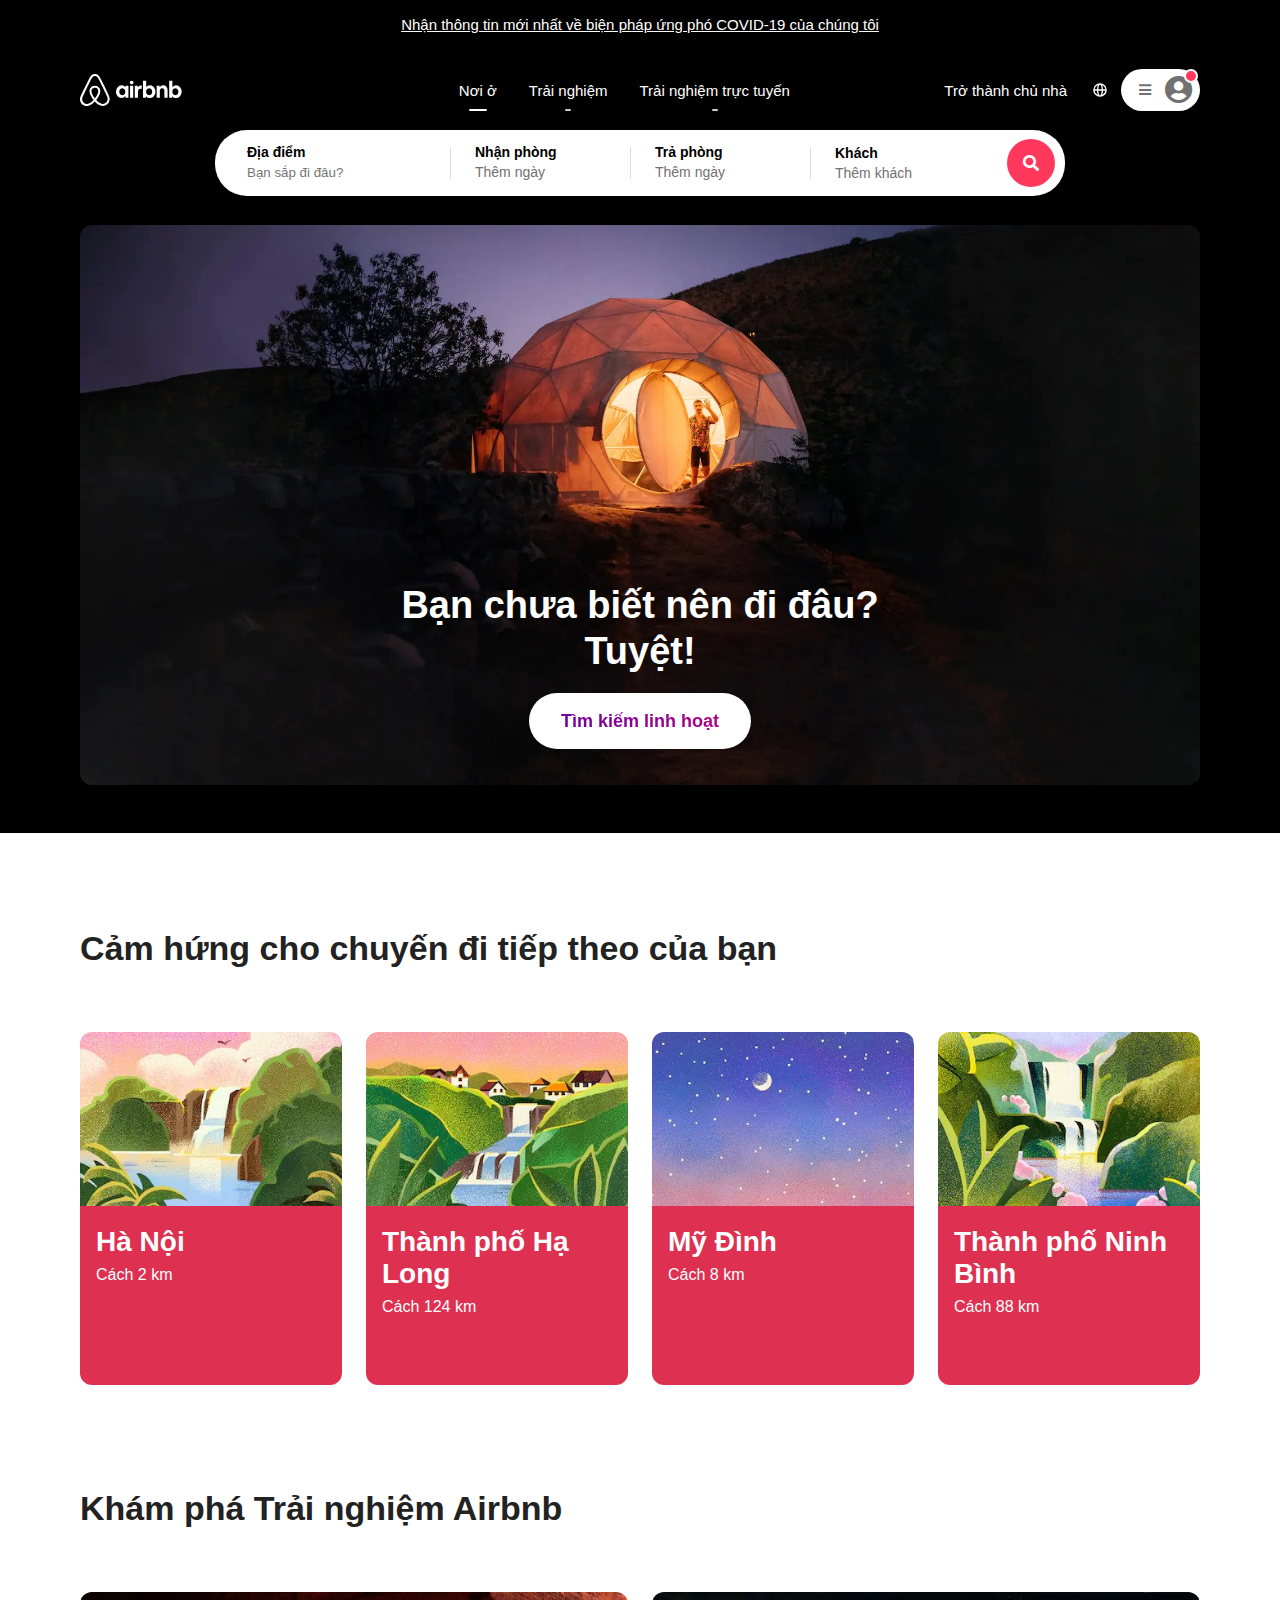
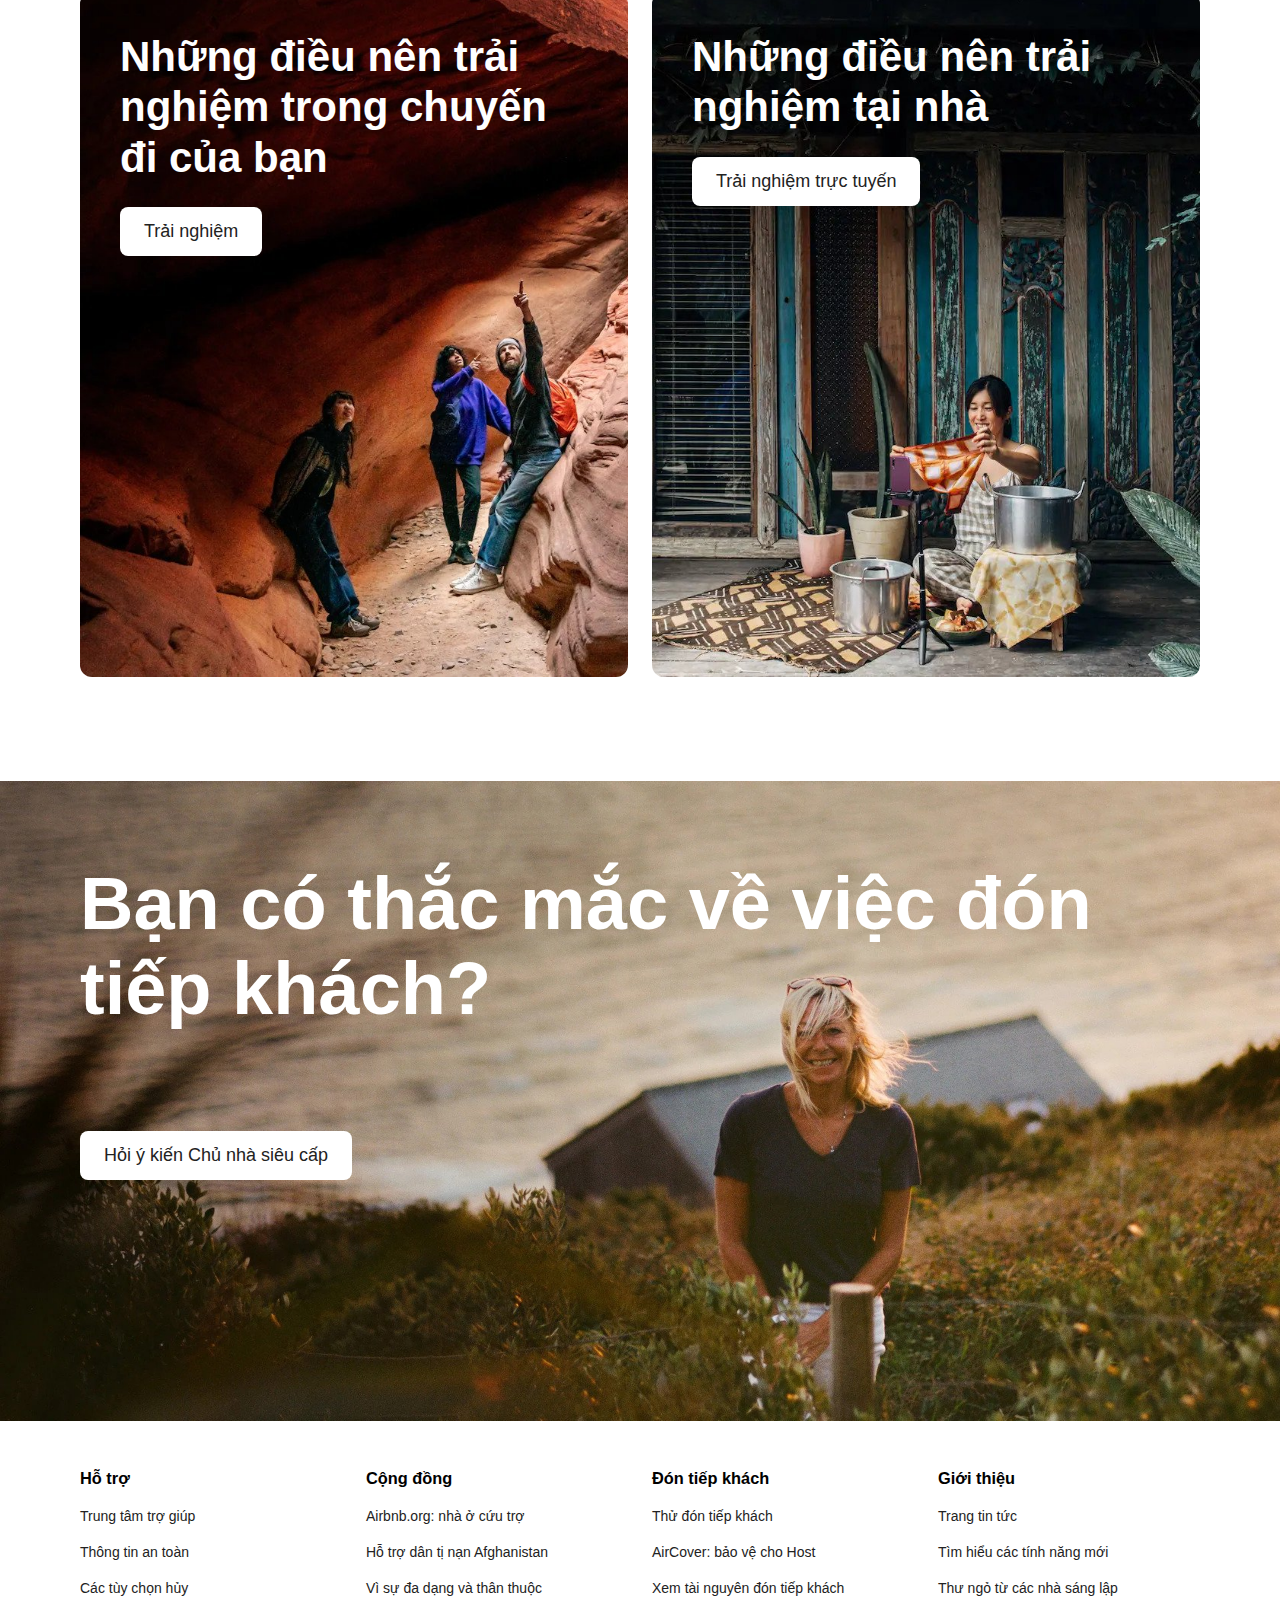
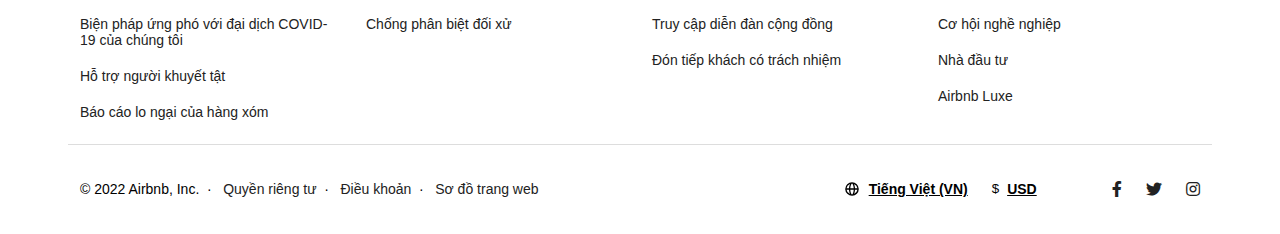
<file: index.html>
<!DOCTYPE html>
<html lang="en">

<head>
    <meta charset="UTF-8">
    <meta http-equiv="X-UA-Compatible" content="IE=edge">
    <meta name="viewport" content="width=device-width, initial-scale=1.0">
    <title>Airbnb: Nhà nghỉ dưỡng cho thuê, Cabin, Nhà trên bãi biển, Nhà và Trải nghiệm độc đáo - Airbnb</title>
    <!-- Fontawesome -->
    <link rel="stylesheet" href="https://cdnjs.cloudflare.com/ajax/libs/font-awesome/5.15.4/css/all.min.css"
        integrity="sha512-1ycn6IcaQQ40/MKBW2W4Rhis/DbILU74C1vSrLJxCq57o941Ym01SwNsOMqvEBFlcgUa6xLiPY/NS5R+E6ztJQ=="
        crossorigin="anonymous" referrerpolicy="no-referrer" />
    <!-- Responsive -->
    <link rel="stylesheet" href="./Assets/Css/grid.css">
    <!-- My CSS -->
    <link rel="stylesheet" href="./Assets/Css/base.css">
    <link rel="stylesheet" href="./Assets/Css/style.css">
    <link rel="stylesheet" href="./Assets/Css/responsive.css">
    <style>
        * {
            padding: 0;
            margin: 0;
            box-sizing: border-box;
        }

        html {
            font-size: 62.5%;
            font-family: Arial, Helvetica, sans-serif;
        }
    </style>
</head>

<body>
    <div id="app">
        <!-- Header -->
        <header class="heading">
            <div class="grid wide">
                <div class="heading-link">
                    <a href="#">Nhận thông tin mới nhất về biện pháp ứng phó COVID-19 của chúng tôi</a>
                </div>
                <!-- Navigation Bar -->
                <nav class="nav-bar hidden-mobile">
                    <div class="nav-bar__logo">
                        <a href="" class="nav-bar__logo-link">
                            <svg class="nav-bar__logo-img" width="102" height="32" fill="currentcolor"
                                style="display: block;">
                                <path
                                    d="M29.24 22.68c-.16-.39-.31-.8-.47-1.15l-.74-1.67-.03-.03c-2.2-4.8-4.55-9.68-7.04-14.48l-.1-.2c-.25-.47-.5-.99-.76-1.47-.32-.57-.63-1.18-1.14-1.76a5.3 5.3 0 00-8.2 0c-.47.58-.82 1.19-1.14 1.76-.25.52-.5 1.03-.76 1.5l-.1.2c-2.45 4.8-4.84 9.68-7.04 14.48l-.06.06c-.22.52-.48 1.06-.73 1.64-.16.35-.32.73-.48 1.15a6.8 6.8 0 007.2 9.23 8.38 8.38 0 003.18-1.1c1.3-.73 2.55-1.79 3.95-3.32 1.4 1.53 2.68 2.59 3.95 3.33A8.38 8.38 0 0022.75 32a6.79 6.79 0 006.75-5.83 5.94 5.94 0 00-.26-3.5zm-14.36 1.66c-1.72-2.2-2.84-4.22-3.22-5.95a5.2 5.2 0 01-.1-1.96c.07-.51.26-.96.52-1.34.6-.87 1.65-1.41 2.8-1.41a3.3 3.3 0 012.8 1.4c.26.4.45.84.51 1.35.1.58.06 1.25-.1 1.96-.38 1.7-1.5 3.74-3.21 5.95zm12.74 1.48a4.76 4.76 0 01-2.9 3.75c-.76.32-1.6.41-2.42.32-.8-.1-1.6-.36-2.42-.84a15.64 15.64 0 01-3.63-3.1c2.1-2.6 3.37-4.97 3.85-7.08.23-1 .26-1.9.16-2.73a5.53 5.53 0 00-.86-2.2 5.36 5.36 0 00-4.49-2.28c-1.85 0-3.5.86-4.5 2.27a5.18 5.18 0 00-.85 2.21c-.13.84-.1 1.77.16 2.73.48 2.11 1.78 4.51 3.85 7.1a14.33 14.33 0 01-3.63 3.12c-.83.48-1.62.73-2.42.83a4.76 4.76 0 01-5.32-4.07c-.1-.8-.03-1.6.29-2.5.1-.32.25-.64.41-1.02.22-.52.48-1.06.73-1.6l.04-.07c2.16-4.77 4.52-9.64 6.97-14.41l.1-.2c.25-.48.5-.99.76-1.47.26-.51.54-1 .9-1.4a3.32 3.32 0 015.09 0c.35.4.64.89.9 1.4.25.48.5 1 .76 1.47l.1.2c2.44 4.77 4.8 9.64 7 14.41l.03.03c.26.52.48 1.1.73 1.6.16.39.32.7.42 1.03.19.9.29 1.7.19 2.5zM41.54 24.12a5.02 5.02 0 01-3.95-1.83 6.55 6.55 0 01-1.6-4.48 6.96 6.96 0 011.66-4.58 5.3 5.3 0 014.08-1.86 4.3 4.3 0 013.7 1.92l.1-1.57h2.92V23.8h-2.93l-.1-1.76a4.52 4.52 0 01-3.88 2.08zm.76-2.88c.58 0 1.09-.16 1.57-.45.44-.32.8-.74 1.08-1.25.25-.51.38-1.12.38-1.8a3.42 3.42 0 00-1.47-3.04 2.95 2.95 0 00-3.12 0c-.44.32-.8.74-1.08 1.25a4.01 4.01 0 00-.38 1.8 3.42 3.42 0 001.47 3.04c.47.29.98.45 1.55.45zM53.45 8.46c0 .35-.06.67-.22.93-.16.25-.38.48-.67.64-.29.16-.6.22-.92.22-.32 0-.64-.06-.93-.22a1.84 1.84 0 01-.67-.64 1.82 1.82 0 01-.22-.93c0-.36.07-.68.22-.93.16-.3.39-.48.67-.64.29-.16.6-.23.93-.23a1.84 1.84 0 011.6.86 2 2 0 01.21.94zm-3.4 15.3V11.7h3.18v12.08h-3.19zm11.68-8.9v.04c-.15-.07-.35-.1-.5-.13-.2-.04-.36-.04-.55-.04-.89 0-1.56.26-2 .8-.48.55-.7 1.32-.7 2.31v5.93h-3.19V11.69h2.93l.1 1.83c.32-.64.7-1.12 1.24-1.48a3.1 3.1 0 011.81-.5c.23 0 .45.02.64.06.1.03.16.03.22.06v3.2zm1.28 8.9V6.74h3.18v6.5c.45-.58.96-1.03 1.6-1.38a5.02 5.02 0 016.08 1.31 6.55 6.55 0 011.6 4.49 6.96 6.96 0 01-1.66 4.58 5.3 5.3 0 01-4.08 1.86 4.3 4.3 0 01-3.7-1.92l-.1 1.57-2.92.03zm6.15-2.52c.57 0 1.08-.16 1.56-.45.44-.32.8-.74 1.08-1.25.26-.51.38-1.12.38-1.8 0-.67-.12-1.28-.38-1.79a3.75 3.75 0 00-1.08-1.25 2.95 2.95 0 00-3.12 0c-.45.32-.8.74-1.09 1.25a4.01 4.01 0 00-.38 1.8 3.42 3.42 0 001.47 3.04c.47.29.98.45 1.56.45zm7.51 2.53V11.69h2.93l.1 1.57a3.96 3.96 0 013.54-1.89 4.1 4.1 0 013.82 2.44c.35.76.54 1.7.54 2.75v7.24h-3.19v-6.82c0-.84-.19-1.5-.57-1.99-.38-.48-.9-.74-1.56-.74-.48 0-.9.1-1.27.32-.35.23-.64.52-.86.93a2.7 2.7 0 00-.32 1.35v6.92h-3.16zm12.52 0V6.73h3.19v6.5a4.67 4.67 0 013.73-1.89 5.02 5.02 0 013.95 1.83 6.57 6.57 0 011.59 4.48 6.95 6.95 0 01-1.66 4.58 5.3 5.3 0 01-4.08 1.86 4.3 4.3 0 01-3.7-1.92l-.09 1.57-2.93.03zm6.18-2.53c.58 0 1.09-.16 1.56-.45.45-.32.8-.74 1.09-1.25.25-.51.38-1.12.38-1.8a3.42 3.42 0 00-1.47-3.04 2.95 2.95 0 00-3.12 0c-.44.32-.8.74-1.08 1.25a3.63 3.63 0 00-.38 1.8 3.42 3.42 0 001.47 3.04c.47.29.95.45 1.55.45z">
                                </path>
                            </svg>
                        </a>
                    </div>
                    <div class="nav-bar__wrapper nav-bar__wrapper--last-order">
                        <button class="btn nav-bar__btn nav-bar__btn--active">
                            Nơi ở
                        </button>
                        <button class="btn nav-bar__btn nav-bar__btn--separate">
                            Trải nghiệm
                        </button>
                        <a href="" class="btn nav-bar__btn nav-bar__btn--separate">
                            Trải nghiệm trực tuyến
                        </a>
                    </div>
                    <div class="nav-bar__wrapper">
                        <a href="" class="btn nav-bar__btn nav-bar__btn--background">
                            Trở thành chủ nhà
                        </a>
                        <button class="btn nav-bar__btn nav-bar__btn--background">
                            <svg viewBox="0 0 16 16" xmlns="http://www.w3.org/2000/svg" aria-hidden="true"
                                role="presentation" focusable="false"
                                style="display: block; height: 16px; width: 18px; fill: currentcolor; padding: 0 2px;">
                                <path
                                    d="m8.002.25a7.77 7.77 0 0 1 7.748 7.776 7.75 7.75 0 0 1 -7.521 7.72l-.246.004a7.75 7.75 0 0 1 -7.73-7.513l-.003-.245a7.75 7.75 0 0 1 7.752-7.742zm1.949 8.5h-3.903c.155 2.897 1.176 5.343 1.886 5.493l.068.007c.68-.002 1.72-2.365 1.932-5.23zm4.255 0h-2.752c-.091 1.96-.53 3.783-1.188 5.076a6.257 6.257 0 0 0 3.905-4.829zm-9.661 0h-2.75a6.257 6.257 0 0 0 3.934 5.075c-.615-1.208-1.036-2.875-1.162-4.686l-.022-.39zm1.188-6.576-.115.046a6.257 6.257 0 0 0 -3.823 5.03h2.75c.085-1.83.471-3.54 1.059-4.81zm2.262-.424c-.702.002-1.784 2.512-1.947 5.5h3.904c-.156-2.903-1.178-5.343-1.892-5.494l-.065-.007zm2.28.432.023.05c.643 1.288 1.069 3.084 1.157 5.018h2.748a6.275 6.275 0 0 0 -3.929-5.068z">
                                </path>
                            </svg>
                        </button>
                        <label for="profile-menu-input">
                            <div class="profile-menu profile-menu--notify">
                                <i class="profile-menu__icon-menu fas fa-bars"></i>
                                <i class="profile-menu__icon-user fas fa-user-circle"></i>
                                <input type="checkbox" hidden name="" id="profile-menu-input">
                                <div class="nav2 profile-menu__sub-nav">
                                    <ul class="nav2__wrapper list profile-menu__list">
                                        <li class="profile-menu__item">
                                            <a href="#" class="profile-menu__item-link">
                                                Đăng ký
                                            </a>
                                        </li>
                                        <li class="profile-menu__item">
                                            <a href="#" class="profile-menu__item-link">
                                                Đăng nhập
                                            </a>
                                        </li>
                                        <li class="profile-menu__item">
                                            <div class="separate"></div>
                                        </li>
                                        <li class="profile-menu__item">
                                            <a href="#" class="profile-menu__item-link">
                                                Cho thuê nhà
                                            </a>
                                        </li>
                                        <li class="profile-menu__item">
                                            <a href="#" class="profile-menu__item-link">
                                                Tổ chức trải nghiệm
                                            </a>
                                        </li>
                                        <li class="profile-menu__item">
                                            <a href="#" class="profile-menu__item-link">
                                                Trợ giúp
                                            </a>
                                        </li>
                                    </ul>
                                </div>
                            </div>
                        </label>
                    </div>
                </nav>
                <!-- Search Bar -->
                <div class="search-bar hidden-mobile">
                    <form class="search-bar__wrapper">
                        <ul class="list search-bar__list">
                            <!-- Click item add class search-bar__item--active -->
                            <!-- Location -->
                            <li class="search-bar__item">
                                <label for="location__input">
                                    <div class="search-bar__title">Địa điểm</div>
                                    <input type="text" class="search-bar__input" placeholder="Bạn sắp đi đâu?">
                                </label>
                            </li>
                            <input type="checkbox" hidden name="" id="location__input">
                            <div class="nav2 location">
                                <div class="nav2__wrapper location__content">
                                    <h4 class="location__header">Mọi nơi, mọi lúc</h4>
                                    <a href="#" class="btn location__btn">
                                        <div class="location__description">Tìm kiếm linh hoạt</div>
                                        <video autoplay crossorigin="anonymous" playsinline=""
                                            poster="https://a0.muscache.com/pictures/04c0a34f-9880-48b7-a69c-49011f602a35.jpg"
                                            preload="auto" width="28" height="28" loop>
                                            <source
                                                src="https://a0.muscache.com/videos/vopt/13/e1/13e14ffc-822c-5e84-aa58-d6a6527dc218/13e14ffc822c5e84aa58d6a6527dc218.mp4?impolicy=low_quality"
                                                type="video/mp4">
                                        </video>
                                    </a>
                                </div>
                            </div>
                            <!-- End Location -->

                            <li class="search-bar__item">
                                <label for="calendar__input">
                                    <div class="search-bar__title">Nhận phòng</div>
                                    <div class="search-bar__decription">Thêm ngày</div>
                                </label>
                            </li>
                            <li class="search-bar__item">
                                <label for="calendar__input">
                                    <div class="search-bar__title">Trả phòng</div>
                                    <div class="search-bar__decription">Thêm ngày</div>
                                </label>
                            </li>

                            <!-- Calendar -->
                            <!-- Here exist code in folder Hidden -->
                            <input type="checkbox" hidden name="" id="calendar__input">
                            <div class="nav2 calendar">
                                <div class="nav2__wrapper calendar__content">
                                    <nav class="calendar__tabs">
                                        <div class="calendar__tabs-wrapper">
                                            <button class="btn calendar__tab calendar__tab--active">Lịch</button>
                                            <button class="btn calendar__tab">Ngày linh hoạt</button>
                                        </div>
                                    </nav>
                                    <div style="display: flex; justify-content: space-between;">
                                        <!-- Button Previous -->
                                        <div class="calendar__item-wrapper">
                                            <button class="btn calendar__item-btn">
                                                <svg viewBox="0 0 18 18" role="presentation" aria-hidden="true"
                                                    focusable="false"
                                                    style="height: 10px; width: 10px; display: block; fill: currentcolor;">
                                                    <path
                                                        d="m13.7 16.29a1 1 0 1 1 -1.42 1.41l-8-8a1 1 0 0 1 0-1.41l8-8a1 1 0 1 1 1.42 1.41l-7.29 7.29z"
                                                        fill-rule="evenodd"></path>
                                                </svg>
                                            </button>
                                        </div>
                                        <!-- Calendar List -->
                                        <ul class="list calendar__list">
                                            <li class="calendar__item">
                                                <h3 class="calendar__month">tháng 1 năm 2022</h3>
                                                <table class="calendar__day-of-month">
                                                    <tr>
                                                        <th>T2</th>
                                                        <th>T3</th>
                                                        <th>T4</th>
                                                        <th>T5</th>
                                                        <th>T6</th>
                                                        <th>T7</th>
                                                        <th>CN</th>
                                                    </tr>
                                                    <tr>
                                                        <td class="disable"></td>
                                                        <td class="disable"></td>
                                                        <td class="disable"></td>
                                                        <td class="disable"></td>
                                                        <td class="disable"></td>
                                                        <td class="disable">1</td>
                                                        <td class="disable">2</td>
                                                    </tr>
                                                    <tr>
                                                        <td class="disable">3</td>
                                                        <td class="disable">4</td>
                                                        <td class="disable">5</td>
                                                        <td class="disable">6</td>
                                                        <td class="disable">7</td>
                                                        <td class="disable">8</td>
                                                        <td class="disable">9</td>
                                                    </tr>
                                                    <tr>
                                                        <td class="disable">10</td>
                                                        <td class="disable">11</td>
                                                        <td class="disable">12</td>
                                                        <td class="disable">13</td>
                                                        <td class="disable">14</td>
                                                        <td class="disable">15</td>
                                                        <td class="disable">16</td>
                                                    </tr>
                                                    <tr>
                                                        <td class="disable">17</td>
                                                        <td class="disable">18</td>
                                                        <td class="disable">19</td>
                                                        <td class="disable">20</td>
                                                        <td class="disable">21</td>
                                                        <td class="disable">22</td>
                                                        <td class="disable">23</td>
                                                    </tr>
                                                    <tr>
                                                        <td>24</td>
                                                        <td>25</td>
                                                        <td>26</td>
                                                        <td>27</td>
                                                        <td>28</td>
                                                        <td>29</td>
                                                        <td>30</td>
                                                    </tr>
                                                    <tr>
                                                        <td>31</td>
                                                        <td class="disable"></td>
                                                        <td class="disable"></td>
                                                        <td class="disable"></td>
                                                        <td class="disable"></td>
                                                        <td class="disable"></td>
                                                        <td class="disable"></td>
                                                    </tr>
                                                </table>
                                            </li>
                                            <li class="calendar__item">
                                                <h3 class="calendar__month">tháng 2 năm 2022</h3>
                                                <table class="calendar__day-of-month">
                                                    <tr>
                                                        <th>T2</th>
                                                        <th>T3</th>
                                                        <th>T4</th>
                                                        <th>T5</th>
                                                        <th>T6</th>
                                                        <th>T7</th>
                                                        <th>CN</th>
                                                    </tr>
                                                    <tr>
                                                        <td class="disable"></td>
                                                        <td>1</td>
                                                        <td>2</td>
                                                        <td>3</td>
                                                        <td>4</td>
                                                        <td>5</td>
                                                        <td>6</td>
                                                    </tr>
                                                    <tr>
                                                        <td>7</td>
                                                        <td>8</td>
                                                        <td>9</td>
                                                        <td>10</td>
                                                        <td>11</td>
                                                        <td>12</td>
                                                        <td>13</td>
                                                    </tr>
                                                    <tr>
                                                        <td>14</td>
                                                        <td>15</td>
                                                        <td>16</td>
                                                        <td>17</td>
                                                        <td>18</td>
                                                        <td>19</td>
                                                        <td>20</td>
                                                    </tr>
                                                    <tr>
                                                        <td>21</td>
                                                        <td>22</td>
                                                        <td>23</td>
                                                        <td>24</td>
                                                        <td>25</td>
                                                        <td>26</td>
                                                        <td>27</td>
                                                    </tr>
                                                    <tr>
                                                        <td>28</td>
                                                        <td class="disable"></td>
                                                        <td class="disable"></td>
                                                        <td class="disable"></td>
                                                        <td class="disable"></td>
                                                        <td class="disable"></td>
                                                        <td class="disable"></td>
                                                    </tr>
                                                </table>
                                            </li>
                                        </ul>
                                        <!-- Button Next -->
                                        <div class="calendar__item-wrapper">
                                            <button class="btn calendar__item-btn">
                                                <svg viewBox="0 0 18 18" role="presentation" aria-hidden="true"
                                                    focusable="false"
                                                    style="height: 10px; width: 10px; display: block; fill: currentcolor;">
                                                    <path
                                                        d="m4.29 1.71a1 1 0 1 1 1.42-1.41l8 8a1 1 0 0 1 0 1.41l-8 8a1 1 0 1 1 -1.42-1.41l7.29-7.29z"
                                                        fill-rule="evenodd"></path>
                                                </svg>
                                            </button>
                                        </div>
                                    </div>
                                    <footer class="calendar__footer">
                                        <button class="btn calendar__btn">
                                            <svg viewBox="0 0 32 32" xmlns="http://www.w3.org/2000/svg"
                                                aria-hidden="true" role="presentation" focusable="false"
                                                style="display: block; fill: none; height: 12px; width: 12px; stroke: currentcolor; stroke-width: 2.66667; overflow: visible;">
                                                <g fill="none">
                                                    <path d="M16 4v16m-8-8h16M8 26h16"></path>
                                                </g>
                                            </svg>
                                            <span>1 ngày</span>
                                        </button>
                                        <button class="btn calendar__btn">
                                            <svg viewBox="0 0 32 32" xmlns="http://www.w3.org/2000/svg"
                                                aria-hidden="true" role="presentation" focusable="false"
                                                style="display: block; fill: none; height: 12px; width: 12px; stroke: currentcolor; stroke-width: 2.66667; overflow: visible;">
                                                <g fill="none">
                                                    <path d="M16 4v16m-8-8h16M8 26h16"></path>
                                                </g>
                                            </svg>
                                            <span>2 ngày</span>
                                        </button>
                                        <button class="btn calendar__btn">
                                            <svg viewBox="0 0 32 32" xmlns="http://www.w3.org/2000/svg"
                                                aria-hidden="true" role="presentation" focusable="false"
                                                style="display: block; fill: none; height: 12px; width: 12px; stroke: currentcolor; stroke-width: 2.66667; overflow: visible;">
                                                <g fill="none">
                                                    <path d="M16 4v16m-8-8h16M8 26h16"></path>
                                                </g>
                                            </svg>
                                            <span>3 ngày</span>
                                        </button>
                                        <button class="btn calendar__btn">
                                            <svg viewBox="0 0 32 32" xmlns="http://www.w3.org/2000/svg"
                                                aria-hidden="true" role="presentation" focusable="false"
                                                style="display: block; fill: none; height: 12px; width: 12px; stroke: currentcolor; stroke-width: 2.66667; overflow: visible;">
                                                <g fill="none">
                                                    <path d="M16 4v16m-8-8h16M8 26h16"></path>
                                                </g>
                                            </svg>
                                            <span>7 ngày</span>
                                        </button>
                                    </footer>
                                </div>
                            </div>
                            <!-- End Calendar -->

                            <!-- Flexible Trip -->
                            <!-- Here exist code in folder Hidden -->
                            <!-- End Flexible Trip -->

                            <!-- Add Guest -->
                            <input type="checkbox" hidden name="" id="guest__input">
                            <div class="nav2 guest">
                                <div class="nav2__wrapper guest__content">
                                    <ul class="list">
                                        <li class="guest__item">
                                            <div>
                                                <div class="guest__title">Người lớn</div>
                                                <div class="guest__sub-title">Từ 13 tuổi trở lên</div>
                                            </div>
                                            <div class="guest__quantity">
                                                <button class="btn guest__btn guest__btn--disable">
                                                    <svg viewBox="0 0 32 32" xmlns="http://www.w3.org/2000/svg"
                                                        aria-hidden="true" role="presentation" focusable="false"
                                                        style="display: block; fill: none; height: 12px; width: 12px; stroke: currentcolor; stroke-width: 5.33333; overflow: visible;">
                                                        <path d="m2 16h28"></path>
                                                    </svg>
                                                </button>
                                                <span class="guest__count">0</span>
                                                <button class="btn guest__btn">
                                                    <svg viewBox="0 0 32 32" xmlns="http://www.w3.org/2000/svg"
                                                        aria-hidden="true" role="presentation" focusable="false"
                                                        style="display: block; fill: none; height: 12px; width: 12px; stroke: currentcolor; stroke-width: 5.33333; overflow: visible;">
                                                        <path d="m2 16h28m-14-14v28"></path>
                                                    </svg>
                                                </button>
                                            </div>
                                        </li>
                                        <li class="guest__item">
                                            <div>
                                                <div class="guest__title">Trẻ em</div>
                                                <div class="guest__sub-title">Độ tuổi 2 - 12</div>
                                            </div>
                                            <div class="guest__quantity">
                                                <button class="btn guest__btn guest__btn--disable">
                                                    <svg viewBox="0 0 32 32" xmlns="http://www.w3.org/2000/svg"
                                                        aria-hidden="true" role="presentation" focusable="false"
                                                        style="display: block; fill: none; height: 12px; width: 12px; stroke: currentcolor; stroke-width: 5.33333; overflow: visible;">
                                                        <path d="m2 16h28"></path>
                                                    </svg>
                                                </button>
                                                <span class="guest__count">0</span>
                                                <button class="btn guest__btn">
                                                    <svg viewBox="0 0 32 32" xmlns="http://www.w3.org/2000/svg"
                                                        aria-hidden="true" role="presentation" focusable="false"
                                                        style="display: block; fill: none; height: 12px; width: 12px; stroke: currentcolor; stroke-width: 5.33333; overflow: visible;">
                                                        <path d="m2 16h28m-14-14v28"></path>
                                                    </svg>
                                                </button>
                                            </div>
                                        </li>
                                        <li class="guest__item">
                                            <div>
                                                <div class="guest__title">Em bé</div>
                                                <div class="guest__sub-title">Dưới 2</div>
                                            </div>
                                            <div class="guest__quantity">
                                                <button class="btn guest__btn guest__btn--disable">
                                                    <svg viewBox="0 0 32 32" xmlns="http://www.w3.org/2000/svg"
                                                        aria-hidden="true" role="presentation" focusable="false"
                                                        style="display: block; fill: none; height: 12px; width: 12px; stroke: currentcolor; stroke-width: 5.33333; overflow: visible;">
                                                        <path d="m2 16h28"></path>
                                                    </svg>
                                                </button>
                                                <span class="guest__count">0</span>
                                                <button class="btn guest__btn">
                                                    <svg viewBox="0 0 32 32" xmlns="http://www.w3.org/2000/svg"
                                                        aria-hidden="true" role="presentation" focusable="false"
                                                        style="display: block; fill: none; height: 12px; width: 12px; stroke: currentcolor; stroke-width: 5.33333; overflow: visible;">
                                                        <path d="m2 16h28m-14-14v28"></path>
                                                    </svg>
                                                </button>
                                            </div>
                                        </li>
                                        <li class="guest__item">
                                            <div>
                                                <div class="guest__title">Thú cưng</div>
                                                <button class="btn guest__sub-btn">Bạn muốn mang theo động vật hỗ
                                                    trợ?</button>
                                            </div>
                                            <div class="guest__quantity">
                                                <button class="btn guest__btn guest__btn--disable">
                                                    <svg viewBox="0 0 32 32" xmlns="http://www.w3.org/2000/svg"
                                                        aria-hidden="true" role="presentation" focusable="false"
                                                        style="display: block; fill: none; height: 12px; width: 12px; stroke: currentcolor; stroke-width: 5.33333; overflow: visible;">
                                                        <path d="m2 16h28"></path>
                                                    </svg>
                                                </button>
                                                <span class="guest__count">0</span>
                                                <button class="btn guest__btn">
                                                    <svg viewBox="0 0 32 32" xmlns="http://www.w3.org/2000/svg"
                                                        aria-hidden="true" role="presentation" focusable="false"
                                                        style="display: block; fill: none; height: 12px; width: 12px; stroke: currentcolor; stroke-width: 5.33333; overflow: visible;">
                                                        <path d="m2 16h28m-14-14v28"></path>
                                                    </svg>
                                                </button>
                                            </div>
                                        </li>
                                    </ul>
                                    <div class="guest__description">
                                        Nếu bạn may mắn có nhiều hơn 2 thú cưng đi cùng, hãy nhớ cho Chủ nhà biết.
                                    </div>
                                </div>
                            </div>

                            <li class="search-bar__item">
                                <label for="guest__input">
                                    <div class="search-bar__title">Khách</div>
                                    <div class="search-bar__decription">Thêm khách</div>
                                </label>
                                <!-- Active button add class search-bar__btn--active -->
                                <button class="btn search-bar__btn">
                                    <i class="fas fa-search"></i>
                                    <span>Tìm kiếm</span>
                                </button>
                            </li>

                            <!-- Experience -->
                            <!-- <li class="search-bar__item">
                                <div class="search-bar__title">Ngày</div>
                                <div class="search-bar__decription">Thêm thời điểm bạn muốn tham gia</div>
                            </li> -->
                        </ul>
                    </form>
                </div>
            </div>
        </header>
    </div>

    <!-- Content -->
    <div class="content">
        <div class="content-search">
            <div class="grid wide">
                <div class="content-search__img" style="background-image: url(./Assets/Img/Search/search.jpg);">
                    <h2 class="content-search__header">Bạn chưa biết nên đi đâu? Tuyệt!</h2>
                    <a href="" class="btn content-search__btn">
                        <span>Tìm kiếm linh hoạt</span>
                    </a>
                </div>
            </div>
        </div>

        <div class="content-section">
            <div class="grid wide">
                <div class="row">
                    <h2 class="col l-12 m-12 s-12 content-section__header">Cảm hứng cho chuyến đi tiếp theo của bạn</h2>
                    <div class="grid wide">
                        <div class="row">
                            <div class="col l-3 m-6 s-12">
                                <a href="" class="tour-card">
                                    <img src="./Assets/Img/Tours/ha-loi.jpg" alt="" class="tour-card__img">
                                    <div class="tour-card__about">
                                        <h3 class="tour-card__location">Hà Nội</h3>
                                        <div class="tour-card__distance">Cách 2 km</div>
                                    </div>
                                </a>
                            </div>
                            <div class="col l-3 m-6 s-12">
                                <a href="" class="tour-card">
                                    <img src="./Assets/Img/Tours/ha-long.jpg" alt="" class="tour-card__img">
                                    <div class="tour-card__about">
                                        <h3 class="tour-card__location">Thành phố Hạ Long</h3>
                                        <div class="tour-card__distance">Cách 124 km</div>
                                    </div>
                                </a>
                            </div>
                            <div class="col l-3 m-6 s-12">
                                <a href="" class="tour-card">
                                    <img src="./Assets/Img/Tours/my-dinh.jpg" alt="" class="tour-card__img">
                                    <div class="tour-card__about">
                                        <h3 class="tour-card__location">Mỹ Đình</h3>
                                        <div class="tour-card__distance">Cách 8 km</div>
                                    </div>
                                </a>
                            </div>
                            <div class="col l-3 m-6 s-12">
                                <a href="" class="tour-card">
                                    <img src="./Assets/Img/Tours/ninh-binh.jpg" alt="" class="tour-card__img">
                                    <div class="tour-card__about">
                                        <h3 class="tour-card__location">Thành phố Ninh Bình</h3>
                                        <div class="tour-card__distance">Cách 88 km</div>
                                    </div>
                                </a>
                            </div>
                        </div>
                    </div>
                </div>
            </div>
        </div>

        <div class="content-section">
            <div class="grid wide">
                <div class="row">
                    <h2 class="col l-12 m-12 s-12 content-section__header">Khám phá Trải nghiệm Airbnb</h2>
                    <div class="grid wide">
                        <div class="row">
                            <div class="col l-6 m-6 s-12">
                                <div class="experience"
                                    style="background-image: url(./Assets/Img/Experiences/trip.jpg);">
                                    <div class="experience__about">
                                        <h3 class="experience__header">Những điều nên trải nghiệm trong chuyến đi của
                                            bạn
                                        </h3>
                                        <a href="" class="btn content-section__btn">Trải nghiệm</a>
                                    </div>
                                </div>
                            </div>
                            <div class="col l-6 m-6 s-12">
                                <div class="experience"
                                    style="background-image: url(./Assets/Img/Experiences/home.jpg);">
                                    <div class="experience__about">
                                        <h3 class="experience__header">Những điều nên trải nghiệm tại nhà</h3>
                                        <a href="" class="btn content-section__btn">Trải nghiệm trực tuyến</a>
                                    </div>
                                </div>
                            </div>
                        </div>
                    </div>
                </div>
            </div>
        </div>

        <div class="content-section">
            <div class="grid">
                <div class="content-section__img" style="background-image: url(./Assets/Img/Question/question.jpg)">
                    <div class="content-question">
                        <h2 class="content-question__header">Bạn có thắc mắc về việc đón tiếp khách?</h2>
                        <a href="" class="btn content-section__btn">
                            Hỏi ý kiến Chủ nhà siêu cấp
                        </a>
                    </div>
                </div>
            </div>
        </div>
    </div>
    <!-- Footer -->
    <footer class="footer">
        <div class="grid wide">
            <div class="row">
                <div class="col l-3 m-12 s-12">
                    <h3 class="footer__heading">Hỗ trợ</h3>
                    <ul class="list footer__list">
                        <li class="footer__item">
                            <a href="">Trung tâm trợ giúp</a>
                        </li>
                        <li class="footer__item">
                            <a href="">Thông tin an toàn</a>
                        </li>
                        <li class="footer__item">
                            <a href="">Các tùy chọn hủy</a>
                        </li>
                        <li class="footer__item">
                            <a href="">Biện pháp ứng phó với đại dịch COVID-19 của chúng tôi</a>
                        </li>
                        <li class="footer__item">
                            <a href="">Hỗ trợ người khuyết tật</a>
                        </li>
                        <li class="footer__item">
                            <a href="">Báo cáo lo ngại của hàng xóm</a>
                        </li>
                    </ul>
                </div>
                <div class="col l-3 m-12 s-12">
                    <h3 class="footer__heading">Cộng đồng</h3>
                    <ul class="list footer__list">
                        <li class="footer__item">
                            <a href="">Airbnb.org: nhà ở cứu trợ</a>
                        </li>
                        <li class="footer__item">
                            <a href="">Hỗ trợ dân tị nạn Afghanistan</a>
                        </li>
                        <li class="footer__item">
                            <a href="">Vì sự đa dạng và thân thuộc</a>
                        </li>
                        <li class="footer__item">
                            <a href="">Chống phân biệt đối xử</a>
                        </li>
                    </ul>
                </div>
                <div class="col l-3 m-12 s-12">
                    <h3 class="footer__heading">Đón tiếp khách</h3>
                    <ul class="list footer__list">
                        <li class="footer__item">
                            <a href="">Thử đón tiếp khách</a>
                        </li>
                        <li class="footer__item">
                            <a href="">AirCover: bảo vệ cho Host</a>
                        </li>
                        <li class="footer__item">
                            <a href="">Xem tài nguyên đón tiếp khách</a>
                        </li>
                        <li class="footer__item">
                            <a href="">Truy cập diễn đàn cộng đồng</a>
                        </li>
                        <li class="footer__item">
                            <a href="">Đón tiếp khách có trách nhiệm</a>
                        </li>
                    </ul>
                </div>
                <div class="col l-3 m-12 s-12">
                    <h3 class="footer__heading">Giới thiệu</h3>
                    <ul class="list footer__list">
                        <li class="footer__item">
                            <a href="">Trang tin tức</a>
                        </li>
                        <li class="footer__item">
                            <a href="">Tìm hiểu các tính năng mới</a>
                        </li>
                        <li class="footer__item">
                            <a href="">Thư ngỏ từ các nhà sáng lập</a>
                        </li>
                        <li class="footer__item">
                            <a href="">Cơ hội nghề nghiệp</a>
                        </li>
                        <li class="footer__item">
                            <a href="">Nhà đầu tư</a>
                        </li>
                        <li class="footer__item">
                            <a href="">Airbnb Luxe</a>
                        </li>
                    </ul>
                </div>
            </div>
        </div>

        <div class="grid wide">
            <div class="row footer__bottom">
                <div class="col l-6 m-12 s-12 last-order">
                    <div class="footer__bottom-wrapper">
                        <div class="footer-copyright last-order">© 2022 Airbnb, Inc.</div>
                        <ul class="list footer-info">
                            <li class="footer-infor__item">
                                <span>·</span>
                                <a href="">Quyền riêng tư</a>
                            </li>
                            <li class="footer-infor__item">
                                <span>·</span>
                                <a href="">Điều khoản</a>
                            </li>
                            <li class="footer-infor__item">
                                <span>·</span>
                                <a href="">Sơ đồ trang web</a>
                            </li>
                        </ul>
                    </div>
                </div>
                <div class="col l-4 l-o-2 m-12 s-12">
                    <div class="footer__bottom-wrapper">
                        <div class="footer-options">
                            <button class="btn footer-options__btn">
                                <svg viewBox="0 0 16 16" xmlns="http://www.w3.org/2000/svg" aria-hidden="true"
                                    role="presentation" focusable="false"
                                    style="display: block; height: 16px; width: 18px; fill: currentcolor; padding: 0 2px;">
                                    <path
                                        d="m8.002.25a7.77 7.77 0 0 1 7.748 7.776 7.75 7.75 0 0 1 -7.521 7.72l-.246.004a7.75 7.75 0 0 1 -7.73-7.513l-.003-.245a7.75 7.75 0 0 1 7.752-7.742zm1.949 8.5h-3.903c.155 2.897 1.176 5.343 1.886 5.493l.068.007c.68-.002 1.72-2.365 1.932-5.23zm4.255 0h-2.752c-.091 1.96-.53 3.783-1.188 5.076a6.257 6.257 0 0 0 3.905-4.829zm-9.661 0h-2.75a6.257 6.257 0 0 0 3.934 5.075c-.615-1.208-1.036-2.875-1.162-4.686l-.022-.39zm1.188-6.576-.115.046a6.257 6.257 0 0 0 -3.823 5.03h2.75c.085-1.83.471-3.54 1.059-4.81zm2.262-.424c-.702.002-1.784 2.512-1.947 5.5h3.904c-.156-2.903-1.178-5.343-1.892-5.494l-.065-.007zm2.28.432.023.05c.643 1.288 1.069 3.084 1.157 5.018h2.748a6.275 6.275 0 0 0 -3.929-5.068z">
                                    </path>
                                </svg>
                                <span>Tiếng Việt (VN)</span>
                            </button>
                            <button class="btn footer-options__btn"><span>$</span><span>USD</span></button>
                        </div>
                        <div class="footer-socials">
                            <a href="" class="footer-socials__link"><i class="fab fa-facebook-f"></i></a>
                            <a href="" class="footer-socials__link"><i class="fab fa-twitter"></i></a>
                            <a href="" class="footer-socials__link"><i class="fab fa-instagram"></i></a>
                        </div>
                    </div>
                </div>
            </div>
        </div>
    </footer>
    </div>

    <!-- Modal -->
    <!-- Here exist code in folder Hidden -->

</body>

</html>
</file>
<file: Assets/Css/grid.css>
.grid {
    display: block;
    width: 100%;
    padding: 0;
}

.grid.wide {
    /* 1200px */
    --width-grid-system: 1120px;
    max-width: var(--width-grid-system);
    margin: 0 auto;
}

.row {
    --posession-half-space: -4px;
    display: flex;
    flex-wrap: wrap;
    margin-right: var(--posession-half-space);
    margin-left: var(--posession-half-space);
}

.row.no-gutters {
    margin-left: 0;
    margin-right: 0;
}

.col {
    --half-gutter: 4px;
    padding-right: var(--half-gutter);
    padding-left: var(--half-gutter);
}

.row.no-gutters .col {
    padding-left: 0;
    padding-right: 0;
}

.s-0 {
    display: none;
}

.s-1 {
    flex: 0 0 8.33333%;
    max-width: 8.33333%;
}

.s-2 {
    flex: 0 0 16.66667%;
    max-width: 16.66667%;
}

.s-3 {
    flex: 0 0 25%;
    max-width: 25%;
}

.s-4 {
    flex: 0 0 33.33333%;
    max-width: 33.33333%;
}

.s-5 {
    flex: 0 0 41.66667%;
    max-width: 41.66667%;
}

.s-6 {
    flex: 0 0 50%;
    max-width: 50%;
}

.s-7 {
    flex: 0 0 58.33333%;
    max-width: 58.33333%;
}

.s-8 {
    flex: 0 0 66.66667%;
    max-width: 66.66667%;
}

.s-9 {
    flex: 0 0 75%;
    max-width: 75%;
}

.s-10 {
    flex: 0 0 83.33333%;
    max-width: 83.33333%;
}

.s-11 {
    flex: 0 0 91.66667%;
    max-width: 91.66667%;
}

.s-12 {
    flex: 0 0 100%;
    max-width: 100%;
}

.s-o-1 {
    margin-left: 8.33333%;
}

.s-o-2 {
    margin-left: 16.66667%;
}

.s-o-3 {
    margin-left: 25%;
}

.s-o-4 {
    margin-left: 33.33333%;
}

.s-o-5 {
    margin-left: 41.66667%;
}

.s-o-6 {
    margin-left: 50%;
}

.s-o-7 {
    margin-left: 58.33333%;
}

.s-o-8 {
    margin-left: 66.66667%;
}

.s-o-9 {
    margin-left: 75%;
}

.s-o-10 {
    margin-left: 83.33333%;
}

.s-o-11 {
    margin-left: 91.66667%;
}

@media only screen and (min-width: 740px) {
    .row {
        --posession-half-space: -8px;
        margin-right: var(--posession-half-space);
        margin-left: var(--posession-half-space);
    }

    .col {
        --half-gutter: 8px;
        padding-right: var(--half-gutter);
        padding-left: var(--half-gutter);
    }

    .m-0 {
        display: none;
    }

    .m-1,
    .m-2,
    .m-3,
    .m-4,
    .m-5,
    .m-6,
    .m-7,
    .m-8,
    .m-9,
    .m-10,
    .m-11,
    .m-12 {
        display: block;
    }

    .m-1 {
        flex: 0 0 8.33333%;
        max-width: 8.33333%;
    }

    .m-2 {
        flex: 0 0 16.66667%;
        max-width: 16.66667%;
    }

    .m-3 {
        flex: 0 0 25%;
        max-width: 25%;
    }

    .m-4 {
        flex: 0 0 33.33333%;
        max-width: 33.33333%;
    }

    .m-5 {
        flex: 0 0 41.66667%;
        max-width: 41.66667%;
    }

    .m-6 {
        flex: 0 0 50%;
        max-width: 50%;
    }

    .m-7 {
        flex: 0 0 58.33333%;
        max-width: 58.33333%;
    }

    .m-8 {
        flex: 0 0 66.66667%;
        max-width: 66.66667%;
    }

    .m-9 {
        flex: 0 0 75%;
        max-width: 75%;
    }

    .m-10 {
        flex: 0 0 83.33333%;
        max-width: 83.33333%;
    }

    .m-11 {
        flex: 0 0 91.66667%;
        max-width: 91.66667%;
    }

    .m-12 {
        flex: 0 0 100%;
        max-width: 100%;
    }

    .m-o-1 {
        margin-left: 8.33333%;
    }

    .m-o-2 {
        margin-left: 16.66667%;
    }

    .m-o-3 {
        margin-left: 25%;
    }

    .m-o-4 {
        margin-left: 33.33333%;
    }

    .m-o-5 {
        margin-left: 41.66667%;
    }

    .m-o-6 {
        margin-left: 50%;
    }

    .m-o-7 {
        margin-left: 58.33333%;
    }

    .m-o-8 {
        margin-left: 66.66667%;
    }

    .m-o-9 {
        margin-left: 75%;
    }

    .m-o-10 {
        margin-left: 83.33333%;
    }

    .m-o-11 {
        margin-left: 91.66667%;
    }
}

@media only screen and (min-width: 1113px) {
    .row {
        --posession-half-space: -12px;
        margin-right: var(--posession-half-space);
        margin-left: var(--posession-half-space);
    }

    .col {
        --half-gutter: 12px;
        padding-right: var(--half-gutter);
        padding-left: var(--half-gutter);
    }

    .l-0 {
        display: none;
    }

    .l-1,
    .l-1-5,
    .l-2,
    .l-2-4,
    .l-3,
    .l-4,
    .l-5,
    .l-6,
    .l-7,
    .l-8,
    .l-9,
    .l-10,
    .l-11,
    .l-12 {
        display: block;
    }

    .l-1 {
        flex: 0 0 8.33333%;
        max-width: 8.33333%;
    }

    .l-1-5 {
        flex: 0 0 12.5%;
        max-width: 12.5%;
    }

    .l-2 {
        flex: 0 0 16.66667%;
        max-width: 16.66667%;
    }

    .l-2-4 {
        flex: 0 0 20%;
        max-width: 20%;
    }

    .l-3 {
        flex: 0 0 25%;
        max-width: 25%;
    }

    .l-4 {
        flex: 0 0 33.33333%;
        max-width: 33.33333%;
    }

    .l-5 {
        flex: 0 0 41.66667%;
        max-width: 41.66667%;
    }

    .l-6 {
        flex: 0 0 50%;
        max-width: 50%;
    }

    .l-7 {
        flex: 0 0 58.33333%;
        max-width: 58.33333%;
    }

    .l-8 {
        flex: 0 0 66.66667%;
        max-width: 66.66667%;
    }

    .l-9 {
        flex: 0 0 75%;
        max-width: 75%;
    }

    .l-10 {
        flex: 0 0 83.33333%;
        max-width: 83.33333%;
    }

    .l-11 {
        flex: 0 0 91.66667%;
        max-width: 91.66667%;
    }

    .l-12 {
        flex: 0 0 100%;
        max-width: 100%;
    }

    .l-o-1 {
        margin-left: 8.33333%;
    }

    .l-o-2 {
        margin-left: 16.66667%;
    }

    .l-o-3 {
        margin-left: 25%;
    }

    .l-o-4 {
        margin-left: 33.33333%;
    }

    .l-o-5 {
        margin-left: 41.66667%;
    }

    .l-o-6 {
        margin-left: 50%;
    }

    .l-o-7 {
        margin-left: 58.33333%;
    }

    .l-o-8 {
        margin-left: 66.66667%;
    }

    .l-o-9 {
        margin-left: 75%;
    }

    .l-o-10 {
        margin-left: 83.33333%;
    }

    .l-o-11 {
        margin-left: 91.66667%;
    }
}

@media only screen and (min-width: 740px) and (max-width: 1023px) {
    .wide {
        /* 644px */
        width: 672px;
    }
}

@media only screen and (min-width: 1024px) and (max-width: 1239px) {
    .wide {
        /* 984px */
        width: 944px;
    }

    .wide .row {
        --posession-half-space: -12px;
        margin-right: var(--posession-half-space);
        margin-left: var(--posession-half-space);
    }

    .wide .col {
        --half-gutter: 12px;
        padding-right: var(--half-gutter);
        padding-left: var(--half-gutter);
    }

    .wide .l-0 {
        display: none;
    }

    .wide .l-1,
    .wide .l-1-5,
    .wide .l-2,
    .wide .l-2-4,
    .wide .l-3,
    .wide .l-4,
    .wide .l-5,
    .wide .l-6,
    .wide .l-7,
    .wide .l-8,
    .wide .l-9,
    .wide .l-10,
    .wide .l-11,
    .wide .l-12 {
        display: block;
    }

    .wide .l-1 {
        flex: 0 0 8.33333%;
        max-width: 8.33333%;
    }

    .wide .l-1-5 {
        flex: 0 0 12.5%;
        max-width: 12.5%;
    }

    .wide .l-2 {
        flex: 0 0 16.66667%;
        max-width: 16.66667%;
    }

    .wide .l-2-4 {
        flex: 0 0 20%;
        max-width: 20%;
    }

    .wide .l-3 {
        flex: 0 0 25%;
        max-width: 25%;
    }

    .wide .l-4 {
        flex: 0 0 33.33333%;
        max-width: 33.33333%;
    }

    .wide .l-5 {
        flex: 0 0 41.66667%;
        max-width: 41.66667%;
    }

    .wide .l-6 {
        flex: 0 0 50%;
        max-width: 50%;
    }

    .wide .l-7 {
        flex: 0 0 58.33333%;
        max-width: 58.33333%;
    }

    .wide .l-8 {
        flex: 0 0 66.66667%;
        max-width: 66.66667%;
    }

    .wide .l-9 {
        flex: 0 0 75%;
        max-width: 75%;
    }

    .wide .l-10 {
        flex: 0 0 83.33333%;
        max-width: 83.33333%;
    }

    .wide .l-11 {
        flex: 0 0 91.66667%;
        max-width: 91.66667%;
    }

    .wide .l-12 {
        flex: 0 0 100%;
        max-width: 100%;
    }

    .wide .l-o-1 {
        margin-left: 8.33333%;
    }

    .wide .l-o-2 {
        margin-left: 16.66667%;
    }

    .wide .l-o-3 {
        margin-left: 25%;
    }

    .wide .l-o-4 {
        margin-left: 33.33333%;
    }

    .wide .l-o-5 {
        margin-left: 41.66667%;
    }

    .wide .l-o-6 {
        margin-left: 50%;
    }

    .wide .l-o-7 {
        margin-left: 58.33333%;
    }

    .wide .l-o-8 {
        margin-left: 66.66667%;
    }

    .wide .l-o-9 {
        margin-left: 75%;
    }

    .wide .l-o-10 {
        margin-left: 83.33333%;
    }

    .wide .l-o-11 {
        margin-left: 91.66667%;
    }
}
</file>
<file: Assets/Css/base.css>
:root {
    --white-color: #fff;
    --black-color: #000;
    --primary-color: #ff385c;
    --text-color: #222;
    --shadow-color: rgba(0, 0, 0, 0.08);

    --height-header: 225px;
    --height-link-header: 50px;
    --height-nav-bar: 80px;
    --height-search: calc(var(--height-header) - var(--height-link-header) - var(--height-nav-bar));
}

/* List */
.list {
    list-style: none;
}

/* Button */
.btn {
    display: block;
    text-decoration: none;
    border: none;
    outline: none;
    background-color: transparent;
    cursor: pointer;
}

/* Sub Navigation */
.nav2 {
    position: absolute;
    top: 100%;
    display: none;
    cursor: default;
}

.nav2__wrapper {
    background-color: var(--white-color);
}

/* Separate */
.separate {
    height: 1px;
    width: 100%;
    margin: 8px 0;
    background-color: #ccc;
}

/* Animation */
@keyframes growth {
    from {
        opacity: 0;
        transform: scale(0);
    }
    to {
        opacity: 1;
        transform: scale(1);
    }
}

/* Modal */
.modal {
    position: fixed;
    top: 0;
    right: 0;
    bottom: 0;
    left: 0;
    background-color: rgba(0, 0, 0, 0.4);
    display: flex;
}

.modal__wrapper {
    margin: auto;
}
</file>
<file: Assets/Css/style.css>
/* Heading */
.heading {
    background-color: var(--black-color);
    height: var(--height-header);
}

/* Heading Link */
.heading-link {
    padding: 16px 0;
    text-align: center;
    height: var(--height-link-header);
}

.heading-link a {
    color: var(--white-color);
    font-size: 1.5rem;
    font-weight: 300;
}

.heading-link a:hover {
    color: #ddd;
}

/* Navigation Bar */
.nav-bar {
    width: 100%;
    display: flex;
    align-items: center;
    justify-content: space-between;
}

/* Heading Logo */
.nav-bar__logo {
    margin-right: 12%;
    padding: 24px 0;
}

.nav-bar__logo-link {
    text-decoration: none;
    display: block;
}

.nav-bar__logo-img {
    color: var(--white-color);
}

/* Navigation Bar Wrapper */
.nav-bar__wrapper {
    display: flex;
    height: var(--height-nav-bar);
    align-items: center;
}

.nav-bar__btn {
    position: relative;
    color: var(--white-color);
    font-size: 1.5rem;
    font-weight: 300;
}

.nav-bar__btn::after {
    content: "";
    display: block;
    position: absolute;
}

.nav-bar__btn--active,
.nav-bar__btn--separate {
    padding: 10px 16px;
}

.nav-bar__btn--active::after {
    top: 100%;
    left: 50%;
    transform: translateX(-50%);
    background-color: var(--white-color);
    height: 2px;
    width: 18px;
    border-radius: 4px;
}

.nav-bar__btn--separate::after {
    top: 100%;
    left: 50%;
    transform: translateX(-50%);
    background-color: var(--white-color);
    height: 2px;
    width: 6px;
    border-radius: 4px;
    opacity: 0.8;
}

.nav-bar__btn--separate:hover {
    opacity: 0.8;
}

.nav-bar__btn--separate:hover::after {
    width: 18px;
}

.nav-bar__btn--background {
    padding: 12px;
}

.nav-bar__btn--background:hover::after {
    top: 0;
    right: 0;
    bottom: 0;
    left: 0;
    background-color: rgba(255, 255, 255, 0.15);
    border-radius: 22px;
}

/* Profile Menu */
.profile-menu {
    background-color: var(--white-color);
    padding: 0 4px;
    height: 42px;
    display: flex;
    align-items: center;
    border-radius: 24px;
    cursor: pointer;
    position: relative;
    color: #717171;
}

.profile-menu.profile-menu--notify::after {
    content: "";
    display: block;
    position: absolute;
    top: 0;
    right: 2px;
    height: 10px;
    width: 10px;
    border: 2px solid var(--white-color);
    background-color: var(--primary-color);
    z-index: 1;
    border-radius: 50%;
}

.profile-menu__icon-menu {
    font-size: 1.4rem;
    padding: 0 14px;
}

.profile-menu__icon-user {
    font-size: 2.8rem;
    padding-right: 4px;
}

.profile-menu__sub-nav {
    right: 0;
    width: 240px;
    padding-top: 10px;
    z-index: 1;
    transform-origin: center;
    animation: growth ease 0.1s;
    will-change: opacity, transform;
}

#profile-menu-input:checked + .nav2 {
    display: block;
}

.profile-menu__list {
    max-height: 76vh;
    width: 100%;
    overflow-x: auto;
    border-radius: 14px;
    padding: 8px 0;
    box-shadow: -2px 2px 14px rgb(0 0 0 / 52%);
}

.profile-menu__item {
    font-size: 1.4rem;
    font-weight: 300;
}

.profile-menu__item:first-child {
    font-weight: 600;
}

.profile-menu__item-link {
    text-decoration: none;
    display: block;
    color: var(--text-color);
    width: 100%;
    padding: 14px 0 14px 16px;
}

.profile-menu__item-link:hover {
    background-color: #eee;
}

/* Search Bar */
.search-bar {
    height: var(--height-search);
}

.search-bar__wrapper {
    margin: 0 auto;
    max-width: 850px;
    height: 66px;
    background-color: var(--white-color);
    border-radius: 32px;
    display: flex;
    justify-content: space-between;
}

.search-bar__list {
    display: flex;
    flex: 1;
    position: relative;
}

.search-bar__item {
    position: relative;
    font-size: 1.4rem;
    min-width: 180px;
    cursor: pointer;
}

.search-bar__item label {
    display: block;
    cursor: pointer;
    padding: 14px 24px;
}

.search-bar__item:first-child label {
    padding-left: 32px;
    flex: 1;
}

.search-bar__item:last-child {
    padding-right: 10px;
    flex: 1;
    display: flex;
    align-items: center;
    justify-content: space-between;
}

.search-bar__item:last-child label {
    flex: 1;
}

.search-bar__item::after {
    content: "";
    display: block;
    position: absolute;
    top: 50%;
    transform: translateY(-50%);
    right: 0;
    border-right: 1px solid #ddd;
    height: 32px;
}

.search-bar__item:last-child::after {
    display: none;
}

.search-bar__title {
    font-weight: 600;
    margin-bottom: 4px;
}

.search-bar__input {
    border: none;
    outline: none;
    min-width: 180px;
    height: 18px;
    line-height: 18px;
}

.search-bar__decription {
    color: #717171;
}

.search-bar__item:hover:first-child .search-bar__input {
    background-color: #f3f3f3;
}

.search-bar__item:hover {
    background-color: #f3f3f3;
    border-radius: 32px;
}

.search-bar__item:hover::after {
    display: none;
}

.search-bar__item--active {
    background-color: var(--white-color);
    border-radius: 32px;
    box-shadow: 0 0 10px rgba(0, 0, 0, 0.52);
}

.search-bar__btn {
    height: 48px;
    font-size: 1.6rem;
    color: var(--white-color);
    background-color: var(--primary-color);
    border-radius: 24px;
    margin: 9px 0;
    padding: 16px;
    display: flex;
    align-items: center;
}

.search-bar__btn:hover {
    background-color: #e41d54;
}

.search-bar__btn span {
    display: none;
}

.search-bar__btn--active span {
    display: block;
}

/* Location */
.location {
    left: 0;
    padding-top: 12px;
    animation: growth ease 0.1s;
    will-change: opacity, transform;
}

#location__input:checked + .nav2 {
    display: block;
}

.location__content {
    width: 500px;
    height: 160px;
    border-radius: 32px;
    padding: 16px 32px;
}

.location__header {
    font-size: 1.4rem;
    padding-top: 8px;
    padding-bottom: 26px;
}

.location__btn {
    display: flex;
    align-items: center;
    justify-content: space-between;
    height: 56px;
    padding: 8px 24px;
    box-shadow: 0 6px 16px rgb(0 0 0 / 12%);
    border-radius: 32px;
}

.location__description {
    font-size: 1.8rem;
    font-weight: 600;
    background: linear-gradient(90deg, rgb(111, 1, 156), rgb(198, 1, 126) 135.12%);
    -webkit-background-clip: text;
    background-clip: text;
    color: transparent;
}

/* Calendar */
.calendar {
    left: 0;
    padding-top: 12px;
    font-size: 1.4rem;
    animation: growth ease 0.1s;
    will-change: opacity, transform;
}

#calendar__input:checked + .nav2 {
    display: block;
}

.calendar__content {
    border-radius: 32px;
    padding: 16px 26px;
    height: 68vh;
    overflow-y: auto;
}

/* Calendar Tabs */
.calendar__tabs {
    display: flex;
    align-items: center;
    justify-content: center;
    height: 72px;
}

.calendar__tabs-wrapper {
    display: flex;
    height: 36px;
    border-radius: 100px;
    background-color: #ebebeb;
    padding: 0 4px;
}

.calendar__tab {
    font-size: 1.4rem;
    line-height: 1.8rem;
    color: var(--text-color);
    padding: 5px 14px;
    margin: 4px 3px;
    border-radius: 100px;
}

.calendar__tab--active {
    background-color: var(--white-color);
}

.calendar__tab:not(.calendar__tab--active):hover {
    background-color: #f7f7f7;
}

/* Calendar List */
.calendar__list {
    display: flex;
}

.calendar__item {
    padding: 0 8px;
}

.calendar__item-wrapper {
    align-self: flex-start;
}

.calendar__item-btn {
    padding: 11px;
}

.calendar__item-btn:hover {
    background-color: #f7f7f7;
    border-radius: 16px;
}

.calendar__month {
    text-align: center;
    padding: 10px 0 12px;
}

.calendar__day-of-month th,
.calendar__day-of-month td {
    text-align: center;
    height: 16px;
    width: 16px;
    padding: 15px;
}

.calendar__day-of-month td {
    position: relative;
}

.calendar__day-of-month td.disable {
    color: #484848;
    opacity: 0.25;
    cursor: default;
}

.calendar__day-of-month td:not(.disable):hover::after {
    content: "";
    display: block;
    position: absolute;
    top: 0;
    left: 0;
    height: 46px;
    width: 46px;
    border: 2px solid var(--text-color);
    border-radius: 50%;
    cursor: pointer;
}

/* Calendar Footer */
.calendar__footer {
    display: flex;
    margin-top: 20px;
    margin-left: 44px;
}

.calendar__btn {
    display: flex;
    align-items: center;
    padding: 8px 12px;
    border: 1px solid #ddd;
    border-radius: 16px;
}

.calendar__btn--active {
    border: 2px solid var(--text-color);
    background-color: #f7f7f7;
}

.calendar__btn:hover {
    border-color: var(--black-color);
}

.calendar__btn + .calendar__btn {
    margin-left: 8px;
}

.calendar__btn svg {
    margin-right: 6px;
}

/* Flexible Trip */
/* Here exist code in folder Hidden */

/* Guest */
#guest__input:checked + .nav2 {
    display: block;
}

.guest {
    right: 0;
    padding-top: 12px;
}

.guest__content {
    max-width: 410px;
    height: 68vh;
    overflow-y: auto;
    border-radius: 32px;
    padding: 16px 32px;
}

.guest__item {
    display: flex;
    align-items: center;
    justify-content: space-between;
    padding: 16px 0;
    border-bottom: 1px solid #ebebeb;
}

.guest__item:last-child {
    border-bottom: none;
}

.guest__title {
    font-size: 1.6rem;
    font-weight: 600;
}

.guest__sub-title {
    font-size: 1.4rem;
    color: #717171;
    padding-top: 2px;
}

.guest__quantity {
    display: flex;
    align-items: center;
    justify-content: space-between;
    min-width: 104px;
}

.guest__quantity span {
    font-size: 1.6rem;
}

.guest__btn {
    padding: 10px;
    border: 1px solid #b0b0b0;
    border-radius: 50%;
    color: #717171;
}

.guest__btn--disable {
    color: #d3d3d3;
    border-color: #e4e4e4;
    cursor: default;
}

.guest__sub-btn {
    font-size: 1.4rem;
    padding-top: 2px;
    text-decoration: underline;
    max-width: 240px;
    text-align: inherit;
}

.guest__description {
    font-size: 1.4rem;
    color: #717171;
    padding-top: 16px;
}

/* Content */
.content-section {
    padding: 48px 0;
}

.content-section__header {
    font-size: 3.4rem;
    color: var(--text-color);
    padding-bottom: 56px;
}

.content-section__btn {
    display: inline-block;
    padding: 14px 24px;
    border-radius: 8px;
    background-color: var(--white-color);
    font-size: 1.8rem;
    color: var(--text-color);
}

.content-section__img {
    background-repeat: no-repeat;
    background-size: cover;
    padding-top: 50%;
    position: relative;
}

/* Content Search */
.content-search {
    --position-top: 64%;
    --height-search-header: 110px;
    background-color: var(--black-color);
    padding-bottom: 48px;
    margin-bottom: 48px;
}

.content-search__img {
    background-repeat: no-repeat;
    background-size: cover;
    padding-top: 50%;
    border-radius: 12px;
    position: relative;
}

.content-search__header {
    position: absolute;
    top: var(--position-top);
    left: 50%;
    transform: translateX(-50%);
    font-size: 3.8rem;
    line-height: 1.2;
    text-align: center;
    color: var(--white-color);
}

.content-search__btn {
    position: absolute;
    top: calc(var(--position-top) + var(--height-search-header));
    left: 50%;
    transform: translateX(-50%);
    padding: 14px 32px;
    background-color: var(--white-color);
    border-radius: 1000px;
}

.content-search__btn:hover {
    background-color: #f7f7f7;
}

.content-search__btn span {
    font-size: 1.8rem;
    font-weight: 600;
    line-height: 28px;
    background: linear-gradient(90deg, #6f019c 0%, #c6017e 135.12%);
    background-clip: text;
    -webkit-background-clip: text;
    color: transparent;
}

/* Tour */
.tour-card {
    text-decoration: none;
    display: flex;
    flex-direction: column;
    margin: 8px 0;
    border-radius: 12px;
    color: var(--white-color);
    overflow: hidden;
}

.tour-card__img {
    width: 100%;
}

.tour-card__about {
    height: 178.39px;
    padding: 20px 16px 16px;
    background-color: #de3151;
}

.tour-card__location {
    font-size: 2.8rem;
    padding-bottom: 8px;
}

.tour-card__distance {
    font-size: 1.6rem;
}

/* Experience */
.experience {
    margin: 8px 0;
    background-repeat: no-repeat;
    background-size: contain;
    padding-top: 125%;
    border-radius: 12px;
    position: relative;
}

.experience__about {
    position: absolute;
    top: 0;
    right: 0;
    bottom: 0;
    left: 0;
    padding: 40px;
}

.experience__header {
    color: var(--white-color);
    font-size: 4.2rem;
    line-height: 1.2;
    padding-bottom: 24px;
}

.experience__btn:hover {
    background-color: #ebebeb;
}

/* Question */
.content-question {
    position: absolute;
    top: 0;
    right: 0;
    bottom: 0;
    left: 0;
    padding: 80px;
}

.content-question__header {
    font-size: 7.4rem;
    color: var(--white-color);
    padding-bottom: 100px;
}

/* Footer */
.footer {
    padding-bottom: 24px;
    font-size: 14px;
}

.footer__item {
    padding-top: 20px;
}

.footer__item a {
    text-decoration: none;
    color: var(--text-color);
}

.footer__bottom {
    padding-top: 24px;
    margin-top: 24px;
    border-top: 1px solid #dddddd;
    display: flex;
    align-items: center;
}

.footer__bottom-wrapper {
    display: flex;
    align-items: center;
    padding: 12px 0;
}

.footer-info {
    display: flex;
}

.footer-infor__item span {
    display: inline-block;
    text-align: center;
    width: 20px;
}

.footer-infor__item a {
    display: inline-block;
    text-decoration: none;
    color: var(--text-color);
}

.footer-options {
    display: flex;
    align-items: center;
}

.footer-options__btn {
    display: flex;
}

.footer-options__btn:first-child {
    margin-right: 24px;
}

.footer-options__btn span:last-child {
    margin-left: 8px;
    text-decoration: underline;
    font-size: 1.4rem;
    font-weight: 600;
}

.footer-socials {
    display: flex;
    margin-left: auto;
}

.footer-socials__link {
    display: block;
    text-decoration: none;
    color: var(--text-color);
}

.footer-socials__link + .footer-socials__link {
    margin-left: 24px;
}

.footer-socials__link i {
    font-size: 1.6rem;
}

/* Diaglog */
/* Here exist code in folder Hidden */
</file>
<file: Assets/Css/responsive.css>
@media only screen and (max-width: 1024px) {
    /* Header Logo */
    .nav-bar__logo {
        margin-right: 20%;
    }

    .nav-bar__logo-img {
        width: 30px;
    }

    /* Content Search */
    .content-search {
        --position-top: 60%;
        --height-search-header: 106px;
    }

    .content-search__btn {
        padding: 10px 28px;
    }

    /* Question */
    .content-question {
        padding: 60px;
    }

    .content-question__header {
        font-size: 6.8rem;
    }
}

@media only screen and (min-width: 740px) and (max-width: 1023px) {
    /* Header */
    .heading {
        --height-header: 306px;
    }

    /* Nav Bar List */
    .nav-bar {
        flex-wrap: wrap;
    }

    .nav-bar__wrapper--last-order {
        order: 1;
        margin: 0 auto;
    }

    /* Search Bar */
    .search-bar__item {
        min-width: 134px;
    }

    .search-bar__input {
        min-width: 164px;
    }

    /* Calendar */
    .calendar__list {
        width: 344px;
        overflow-x: hidden;
    }

    .calendar__content {
        padding: 0;
    }

    /* Flexible Trip */
    .flexible-trip__list {
        width: 620px;
    }

    /* Content Search */
    .content-search {
        --position-top: 58%;
        --height-search-header: 84px;
    }

    .content-search__header {
        font-size: 3.2rem;
        line-height: 1;
    }

    .content-search__btn {
        padding: 8px 26px;
    }

    .content-search__btn span {
        font-size: 1.4rem;
        line-height: 22px;
    }

    /* Experience */
    .experience__about {
        padding: 32px;
    }

    .experience__header {
        font-size: 2.6rem;
    }
    /* Question */
    .content-question {
        padding: 40px;
    }

    .content-question__header {
        font-size: 5.2rem;
    }

    /* Footer */
    .footer__list {
        display: flex;
        flex-wrap: wrap;
        padding-bottom: 24px;
        margin: 0 -12px 24px;
        border-bottom: 1px solid #dddddd;
    }

    .footer__item {
        flex: 0 0 33.33333%;
        max-width: 33.33333%;
        padding-right: 12px;
        padding-left: 12px;
    }

    /* Footer Bottom */
    .footer__bottom {
        padding-top: 0;
        margin-top: 0;
        border-top: none;
    }
}

@media only screen and (max-width: 739px) {
    /* Common */
    .last-order {
        order: 1;
    }

    /* Header */
    .heading {
        --height-header: 60px;
        --height-link-header: 50px;
        --height-nav-bar: 0;
        --height-search: 0;
    }

    .hidden-mobile {
        display: none;
    }

    /* Content Search */
    .content-search {
        --position-top: 60%;
        --height-search-header: 80px;
    }

    .content-search__img {
        background-position: top;
        padding-top: 108%;
    }

    .content-search__header {
        font-size: 1.8rem;
        line-height: 1;
    }

    .content-search__btn {
        padding: 8px 22px;
    }

    .content-search__btn span {
        font-size: 1.2rem;
        line-height: 16px;
    }

    /* Content */
    .content-section {
        overflow: hidden;
    }

    .content-section__btn {
        padding: 10px 20px;
        font-size: 1.6rem;
    }

    .content-section__img {
        background-position: top;
        padding-top: 108%;
    }

    /* Experience */
    .experience__about {
        padding: 32px;
    }

    .experience__header {
        font-size: 2.8rem;
        line-height: 1.2;
    }

    /* Question */
    .content-question {
        padding: 20px;
    }

    .content-question__header {
        font-size: 2rem;
        padding-bottom: 20px;
    }

    /* Footer */
    .footer {
        overflow: hidden;
    }

    .footer__list {
        text-align: center;
        padding-bottom: 24px;
        margin: 0 12px 24px;
        border-bottom: 1px solid #dddddd;
    }

    .footer__heading {
        text-align: center;
    }

    /* Footer Bottom */
    .footer__bottom {
        padding-top: 0;
        margin-top: 0;
        border-top: none;
    }

    .footer-copyright {
        text-align: center;
        padding-top: 6px;
    }

    .footer-info {
        flex-direction: column;
    }

    .footer-infor__item {
        padding: 12px;
        text-align: center;
    }

    .footer-infor__item span {
        display: none;
    }

    .footer__bottom-wrapper {
        flex-direction: column;
    }

    .footer-options {
        margin: 0 auto;
    }

    .footer-socials {
        display: none;
    }
}
</file>
